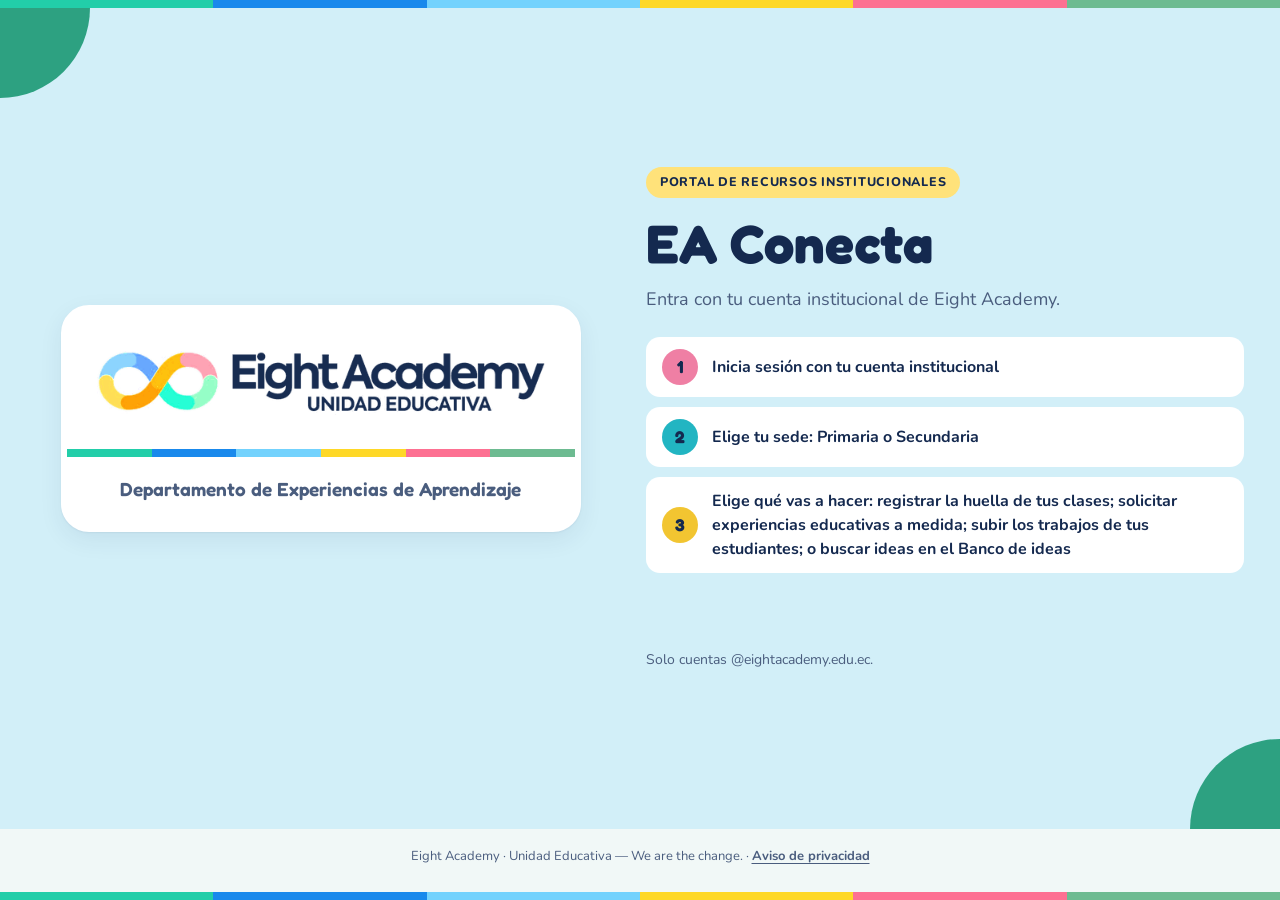
<file: index.html>
<!DOCTYPE html>
<html lang="es">
<head>
<meta charset="utf-8">
<meta name="viewport" content="width=device-width, initial-scale=1, viewport-fit=cover">
<title>EA Conecta · Eight Academy</title>
<meta name="description" content="EA Conecta, Portal de Recursos Institucionales del Departamento de Experiencias de Aprendizaje de Eight Academy.">
<meta http-equiv="Content-Security-Policy" content="default-src 'self'; script-src 'self' https://accounts.google.com/gsi/client; style-src 'self' 'unsafe-inline' https://accounts.google.com/gsi/style; img-src 'self' data:; font-src 'self'; connect-src 'self' https://script.google.com https://script.googleusercontent.com https://accounts.google.com/gsi/; frame-src https://accounts.google.com/gsi/ https://drive.google.com; object-src 'none'; base-uri 'none'; form-action 'none'">
<meta name="referrer" content="strict-origin-when-cross-origin">
<meta name="robots" content="noindex, nofollow">
<meta name="theme-color" content="#D2EFF8">
<meta name="apple-mobile-web-app-title" content="EA Conecta">
<link rel="icon" type="image/png" href="assets/logo-simbolo.png">
<link rel="apple-touch-icon" href="assets/icono-180.png">
<link rel="preconnect" href="https://accounts.google.com">
<link rel="preconnect" href="https://script.google.com">
<link rel="preconnect" href="https://script.googleusercontent.com">
<link rel="preload" href="assets/fuentes/nunito-700.woff2" as="font" type="font/woff2" crossorigin>
<link rel="preload" href="assets/fuentes/fredoka-700.woff2" as="font" type="font/woff2" crossorigin>
<link rel="stylesheet" href="assets/estilos.css?v=82ee4fad26">
<script src="https://accounts.google.com/gsi/client" async defer></script>
<script src="config.js?v=82ee4fad26"></script>
<script src="assets/acceso.js?v=82ee4fad26" defer></script>
<script src="assets/portal.js?v=82ee4fad26" defer></script>
</head>
<body>
<div id="app"></div>
<noscript><p style="padding:24px">EA Conecta necesita JavaScript activado.</p></noscript>
</body>
</html>
</file>
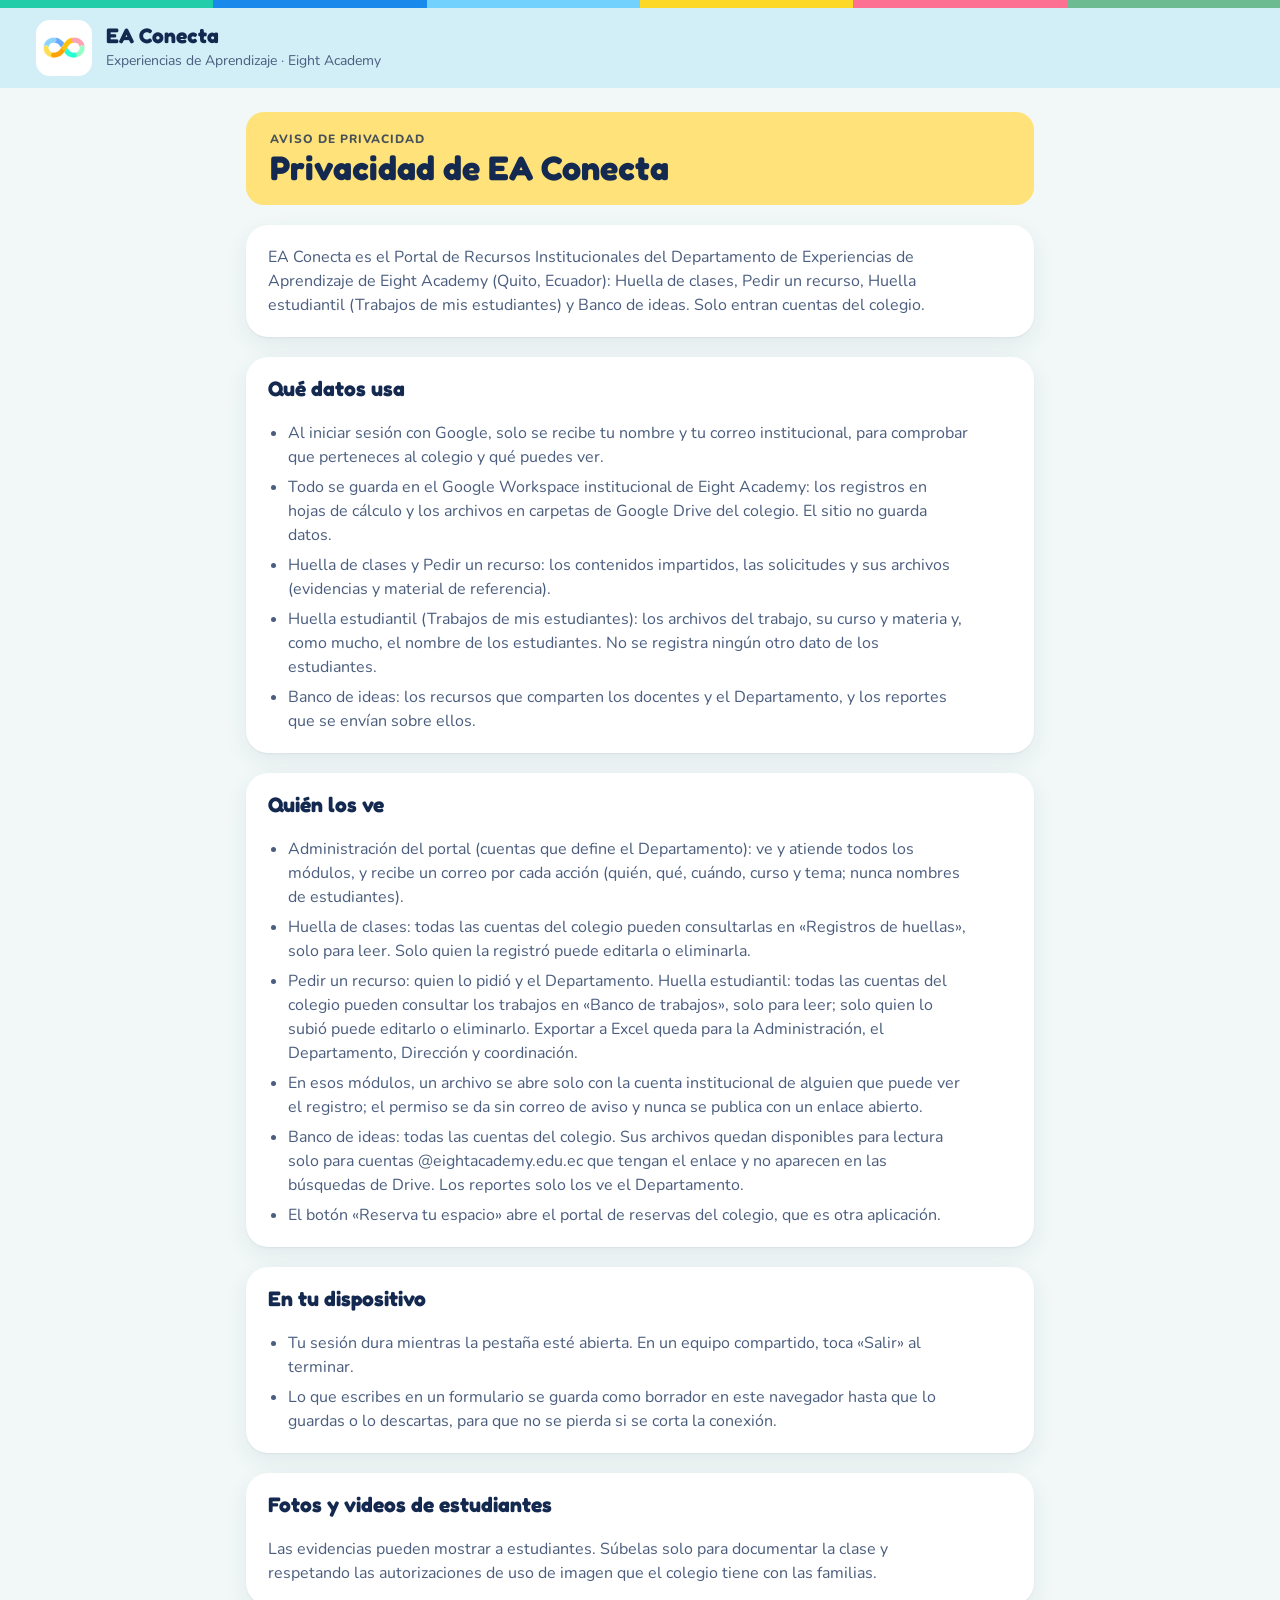
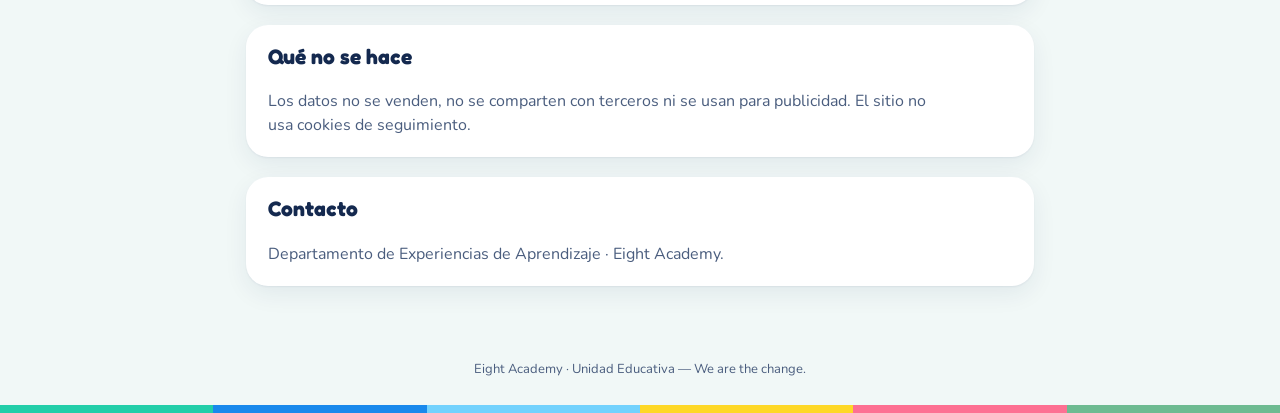
<file: privacidad.html>
<!DOCTYPE html>
<html lang="es">
<head>
<meta charset="utf-8">
<meta name="viewport" content="width=device-width, initial-scale=1, viewport-fit=cover">
<title>Privacidad · EA Conecta</title>
<meta http-equiv="Content-Security-Policy" content="default-src 'self'; style-src 'self' 'unsafe-inline'; img-src 'self' data:; object-src 'none'; base-uri 'none'; form-action 'none'">
<meta name="referrer" content="strict-origin-when-cross-origin">
<meta name="robots" content="noindex, nofollow">
<meta name="theme-color" content="#D2EFF8">
<link rel="icon" type="image/png" href="assets/logo-simbolo.png">
<link rel="stylesheet" href="assets/estilos.css?v=82ee4fad26">
</head>
<body>
<div class="stripe" aria-hidden="true"><i></i><i></i><i></i><i></i><i></i><i></i></div>
<header class="topbar"><div class="wrap gut">
  <span class="thumb"><img src="assets/logo-simbolo.png" alt="Eight Academy"></span>
  <div class="t"><b>EA Conecta</b><span>Experiencias de Aprendizaje · Eight Academy</span></div>
</div></header>
<main class="pv gut">
  <div class="tb"><div class="t"><span class="sub">Aviso de privacidad</span><h1>Privacidad de EA Conecta</h1></div></div>
  <section class="card stack"><p>EA Conecta es el Portal de Recursos Institucionales del Departamento de Experiencias de Aprendizaje de Eight Academy (Quito, Ecuador): Huella de clases, Pedir un recurso, Huella estudiantil (Trabajos de mis estudiantes) y Banco de ideas. Solo entran cuentas del colegio.</p></section>
  <section class="card stack"><h2>Qué datos usa</h2><ul>
    <li>Al iniciar sesión con Google, solo se recibe tu nombre y tu correo institucional, para comprobar que perteneces al colegio y qué puedes ver.</li>
    <li>Todo se guarda en el Google Workspace institucional de Eight Academy: los registros en hojas de cálculo y los archivos en carpetas de Google Drive del colegio. El sitio no guarda datos.</li>
    <li>Huella de clases y Pedir un recurso: los contenidos impartidos, las solicitudes y sus archivos (evidencias y material de referencia).</li>
    <li>Huella estudiantil (Trabajos de mis estudiantes): los archivos del trabajo, su curso y materia y, como mucho, el nombre de los estudiantes. No se registra ningún otro dato de los estudiantes.</li>
    <li>Banco de ideas: los recursos que comparten los docentes y el Departamento, y los reportes que se envían sobre ellos.</li></ul></section>
  <section class="card stack"><h2>Quién los ve</h2><ul>
    <li>Administración del portal (cuentas que define el Departamento): ve y atiende todos los módulos, y recibe un correo por cada acción (quién, qué, cuándo, curso y tema; nunca nombres de estudiantes).</li>
    <li>Huella de clases: todas las cuentas del colegio pueden consultarlas en «Registros de huellas», solo para leer. Solo quien la registró puede editarla o eliminarla.</li>
    <li>Pedir un recurso: quien lo pidió y el Departamento. Huella estudiantil: todas las cuentas del colegio pueden consultar los trabajos en «Banco de trabajos», solo para leer; solo quien lo subió puede editarlo o eliminarlo. Exportar a Excel queda para la Administración, el Departamento, Dirección y coordinación.</li>
    <li>En esos módulos, un archivo se abre solo con la cuenta institucional de alguien que puede ver el registro; el permiso se da sin correo de aviso y nunca se publica con un enlace abierto.</li>
    <li>Banco de ideas: todas las cuentas del colegio. Sus archivos quedan disponibles para lectura solo para cuentas @eightacademy.edu.ec que tengan el enlace y no aparecen en las búsquedas de Drive. Los reportes solo los ve el Departamento.</li>
    <li>El botón «Reserva tu espacio» abre el portal de reservas del colegio, que es otra aplicación.</li></ul></section>
  <section class="card stack"><h2>En tu dispositivo</h2><ul>
    <li>Tu sesión dura mientras la pestaña esté abierta. En un equipo compartido, toca «Salir» al terminar.</li>
    <li>Lo que escribes en un formulario se guarda como borrador en este navegador hasta que lo guardas o lo descartas, para que no se pierda si se corta la conexión.</li></ul></section>
  <section class="card stack"><h2>Fotos y videos de estudiantes</h2><p>Las evidencias pueden mostrar a estudiantes. Súbelas solo para documentar la clase y respetando las autorizaciones de uso de imagen que el colegio tiene con las familias.</p></section>
  <section class="card stack"><h2>Qué no se hace</h2><p>Los datos no se venden, no se comparten con terceros ni se usan para publicidad. El sitio no usa cookies de seguimiento.</p></section>
  <section class="card stack"><h2>Contacto</h2><p>Departamento de Experiencias de Aprendizaje · Eight Academy.</p></section>
</main>
<footer class="footer"><div class="wrap gut">Eight Academy · Unidad Educativa — We are the change.</div></footer>
<div class="stripe" aria-hidden="true"><i></i><i></i><i></i><i></i><i></i><i></i></div>
</body>
</html>
</file>
<file: assets/estilos.css>
@font-face{font-family:Nunito;font-style:normal;font-display:swap;font-weight:400;src:url(fuentes/nunito-400.woff2) format("woff2")}@font-face{font-family:Nunito;font-style:normal;font-display:swap;font-weight:700;src:url(fuentes/nunito-700.woff2) format("woff2")}@font-face{font-family:Nunito;font-style:normal;font-display:swap;font-weight:800;src:url(fuentes/nunito-800.woff2) format("woff2")}@font-face{font-family:Fredoka;font-style:normal;font-display:swap;font-weight:600;src:url(fuentes/fredoka-600.woff2) format("woff2")}@font-face{font-family:Fredoka;font-style:normal;font-display:swap;font-weight:700;src:url(fuentes/fredoka-700.woff2) format("woff2")}:root{--bg: #F1F8F7;--surface: #FFFFFF;--panel: #E9F5F4;--sky: #D2EFF8;--sky-soft: #E6F6FB;--ink: #14294F;--ink-2: #4A5D7E;--ink-3: #6F8099;--line: #D5E6E5;--line-2: #B9D2D0;--sun: #FFE27A;--sun-soft: #FFF4CF;--on-sun: #14294F;--leaf: #1B9A75;--leaf-hover: #15805F;--on-leaf: #FFFFFF;--leaf-soft: #DDF3EA;--danger: #C93C47;--danger-soft: #FCE7E9;--pink-soft: #FDE6EE;--blue-soft: #E3EDFB;--g3: #EF7FA4;--g4: #22B5C2;--g5: #F2C531;--g6: #5DB98A;--g7: #5B8BDD;--s1: #22CEA9;--s2: #1989EC;--s3: #73D2FD;--s4: #FED827;--s5: #FD7092;--s6: #6DBB91;--l1: #E2566A;--l1-soft: #FDE7EA;--on-l1: #FFFFFF;--l2: #F2B925;--l2-soft: #FFF4CF;--on-l2: #14294F;--l3: #1B9A75;--l3-soft: #DDF3EA;--on-l3: #FFFFFF;--l4: #3D7BD9;--l4-soft: #E3EDFB;--on-l4: #FFFFFF;--coral: var(--l1);--amber: var(--l2);--teal: var(--l3);--blue: var(--l4);--shadow: 0 1px 2px rgba(20,41,79,.06), 0 8px 24px rgba(20,41,79,.07);--display: "Fredoka", "Nunito", ui-rounded, system-ui, sans-serif;--body: "Nunito", system-ui, -apple-system, "Segoe UI", sans-serif;--r-lg: 22px;--r-md: 14px;--r-sm: 10px;color-scheme:light}@media (prefers-color-scheme: dark){:root:not([data-theme=light]){--bg: #0D1829;--surface: #14233B;--panel: #192C48;--sky: #112A44;--sky-soft: #14304C;--ink: #EAF1FB;--ink-2: #A8B8D0;--ink-3: #8597B2;--line: #263B5C;--line-2: #34507A;--sun: #F4D25C;--sun-soft: #2E2A1A;--on-sun: #14294F;--leaf: #38C99C;--leaf-hover: #5BD8B0;--on-leaf: #05261B;--leaf-soft: #173A33;--danger: #FF7B85;--danger-soft: #3A1E26;--pink-soft: #3A2030;--blue-soft: #1C2D4D;--l1: #FF7B8A;--l1-soft: #3A1E26;--on-l1: #2A0B10;--l2: #F4D25C;--l2-soft: #2E2A1A;--on-l2: #14294F;--l3: #38C99C;--l3-soft: #173A33;--on-l3: #05261B;--l4: #7FA8F0;--l4-soft: #1C2D4D;--on-l4: #0B1C3A;--shadow: 0 1px 2px rgba(0,0,0,.3), 0 8px 24px rgba(0,0,0,.25);color-scheme:dark}}:root[data-theme=dark]{--bg: #0D1829;--surface: #14233B;--panel: #192C48;--sky: #112A44;--sky-soft: #14304C;--ink: #EAF1FB;--ink-2: #A8B8D0;--ink-3: #8597B2;--line: #263B5C;--line-2: #34507A;--sun: #F4D25C;--sun-soft: #2E2A1A;--on-sun: #14294F;--leaf: #38C99C;--leaf-hover: #5BD8B0;--on-leaf: #05261B;--leaf-soft: #173A33;--danger: #FF7B85;--danger-soft: #3A1E26;--pink-soft: #3A2030;--blue-soft: #1C2D4D;--l1: #FF7B8A;--l1-soft: #3A1E26;--on-l1: #2A0B10;--l2: #F4D25C;--l2-soft: #2E2A1A;--on-l2: #14294F;--l3: #38C99C;--l3-soft: #173A33;--on-l3: #05261B;--l4: #7FA8F0;--l4-soft: #1C2D4D;--on-l4: #0B1C3A;--shadow: 0 1px 2px rgba(0,0,0,.3), 0 8px 24px rgba(0,0,0,.25);color-scheme:dark}*{box-sizing:border-box}[hidden]{display:none!important}html{-webkit-text-size-adjust:100%;background:var(--bg)}body{margin:0;background:var(--bg);color:var(--ink);font-family:var(--body);font-size:16px;line-height:1.5;-webkit-font-smoothing:antialiased}body:before{content:"";position:fixed;inset:0 0 auto;height:env(safe-area-inset-top,0px);z-index:40;background:var(--sky)}h1,h2,h3{font-family:var(--display);line-height:1.15;text-wrap:balance;font-weight:600}button,input,select,textarea{font:inherit;color:inherit}button{cursor:pointer}:focus-visible{outline:3px solid var(--s2);outline-offset:2px;border-radius:8px}img{max-width:100%}a{color:var(--leaf);font-weight:800;text-underline-offset:3px}.gut{padding-left:max(16px,env(safe-area-inset-left,0px));padding-right:max(16px,env(safe-area-inset-right,0px))}.wrap{max-width:1240px;margin:0 auto}.stripe{display:grid;grid-template-columns:repeat(6,1fr);height:8px}.stripe i:nth-child(1){background:var(--s1)}.stripe i:nth-child(2){background:var(--s2)}.stripe i:nth-child(3){background:var(--s3)}.stripe i:nth-child(4){background:var(--s4)}.stripe i:nth-child(5){background:var(--s5)}.stripe i:nth-child(6){background:var(--s6)}.topbar{background:var(--sky)}.topbar .wrap{display:flex;align-items:center;gap:14px;padding-block:12px;flex-wrap:wrap}.thumb{flex:none;width:56px;height:56px;border-radius:14px;border:3px solid var(--surface);background:#fff;display:grid;place-items:center;overflow:hidden}.thumb img{width:42px;height:auto;display:block}.topbar .t{flex:1 1 200px;min-width:0}.topbar .t b{font-family:var(--display);font-size:21px;font-weight:700;display:block;line-height:1.1}.topbar .t span{font-size:14px;color:var(--ink-2)}.reserva:empty{display:none}.reserva-btn{display:inline-flex;align-items:center;gap:10px;padding:6px 16px 6px 6px;border-radius:999px;background:var(--leaf);color:var(--on-leaf);text-decoration:none;box-shadow:0 2px #14294f1f,0 6px 16px #1b9a7547;border:2px solid var(--surface);transition:transform .15s ease,background .15s ease}.reserva-btn:hover{background:var(--leaf-hover);transform:translateY(-1px)}.reserva-btn:focus-visible{outline:3px solid var(--sun);outline-offset:2px}.reserva-btn .ico{width:38px;height:38px;border-radius:50%;flex:none;display:grid;place-items:center;background:var(--sun);color:var(--on-sun)}.reserva-btn .ico svg{width:22px;height:22px}.reserva-btn .txt{display:flex;flex-direction:column;line-height:1.15}.reserva-btn b{font-family:var(--display);font-size:17px;font-weight:700;white-space:nowrap}.reserva-btn small{font-size:11.5px;font-weight:700;opacity:.9;white-space:nowrap}@media (prefers-reduced-motion: reduce){.reserva-btn{transition:none}.reserva-btn:hover{transform:none}}.who{display:flex;align-items:center;gap:8px;background:var(--surface);border-radius:999px;padding:4px 6px 4px 4px;min-width:0;max-width:100%}.who .av{width:34px;height:34px;border-radius:50%;flex:none;background:var(--panel);display:grid;place-items:center;font-weight:800}.who .mail{font-size:14px;font-weight:700;overflow:hidden;text-overflow:ellipsis;white-space:nowrap;min-width:0}.role{background:var(--sun);color:var(--on-sun);font-weight:800;font-size:11px;letter-spacing:.06em;text-transform:uppercase;padding:4px 10px;border-radius:999px;white-space:nowrap}.salir{border:0;background:var(--panel);color:var(--ink);border-radius:999px;padding:6px 12px;font-size:13px;font-weight:800;white-space:nowrap;min-height:32px}.salir:hover{background:var(--line)}.demo-sel{display:flex;align-items:center;gap:6px;padding-left:8px;font-size:13px;font-weight:700;color:var(--ink-2)}.demo-sel select{min-height:34px;border-radius:999px;padding:4px 10px;font-size:13px;font-weight:800;width:auto}.demo-band{background:var(--sun);color:var(--on-sun);font-size:14px;font-weight:700}.demo-band .wrap{padding-block:8px;display:flex;gap:10px;align-items:center;flex-wrap:wrap}.demo-band b{font-weight:800}.navbar{position:sticky;top:env(safe-area-inset-top,0px);z-index:30;background:var(--bg);padding-block:14px 6px}.nav{display:flex;gap:4px;width:max-content;max-width:100%;overflow-x:auto;background:var(--surface);border-radius:999px;padding:4px;box-shadow:var(--shadow);scrollbar-width:none}.nav::-webkit-scrollbar{display:none}.nav button{flex:none;border:0;background:transparent;border-radius:999px;padding:8px 16px;min-height:42px;font-weight:800;font-size:15px;color:var(--ink-2);white-space:nowrap}.nav button:hover{color:var(--ink);background:var(--panel)}.nav button[aria-current=page]{background:var(--ink);color:var(--surface)}.nav button .nav-sub{display:block;margin-top:-1px;font-size:10.5px;font-weight:700;line-height:1.1;opacity:.55}.nav .sep{flex:none;width:1px;background:var(--line);margin:8px 4px}main{padding-block:16px 64px}main>.wrap{display:flex;flex-direction:column;gap:20px}.footer{color:var(--ink-2);font-size:13px;text-align:center}.footer .wrap{padding-block:18px 26px}.footer a{color:var(--ink-2);font-weight:600}.tb{background:var(--sun);color:var(--on-sun);border-radius:18px;padding:18px 24px;display:flex;flex-wrap:wrap;align-items:flex-end;justify-content:space-between;gap:12px 20px}.tb .t{min-width:0}.sub,.k{display:block;font-size:12px;font-weight:800;letter-spacing:.08em;text-transform:uppercase;opacity:.78}.tb h1{margin:2px 0 0;font-size:clamp(26px,3.4vw,34px);line-height:1.08;font-weight:700}.tb .meta{margin:6px 0 0;font-size:15px}.tb .acts{display:flex;gap:8px;flex-wrap:wrap}.tb .btn.ghost{border-color:#14294f40;color:var(--on-sun)}.tb .btn.ghost:hover{background:#fff6}.lead{margin:0;font-size:16px;color:var(--ink-2);max-width:70ch}.lead b{color:var(--ink)}.card{background:var(--surface);border-radius:var(--r-lg);box-shadow:var(--shadow);padding:20px 22px;min-width:0}.card.teal{background:var(--leaf-soft)}.card.cream{background:var(--sun-soft)}.card.sky{background:var(--sky-soft)}.card.pink{background:var(--pink-soft)}.card.blue{background:var(--blue-soft)}.card.coral{background:var(--danger-soft)}.card>h2,.card>h3{margin:8px 0 6px;font-weight:700}.card>h2{font-size:22px}.card>h3{font-size:18px}.card p{margin:6px 0 0}.eyebrow,.strip{display:inline-flex;align-items:center;gap:8px;align-self:flex-start;max-width:100%;background:var(--sun);color:var(--on-sun);font-weight:800;font-size:12.5px;letter-spacing:.06em;text-transform:uppercase;border-radius:999px;padding:6px 14px}.strip.blue{background:var(--blue-soft);color:var(--ink)}.strip.pink{background:var(--pink-soft);color:var(--ink)}.strip.amber{background:var(--sun)}.strip.green{background:var(--leaf-soft);color:var(--ink)}.strip.coral{background:var(--danger-soft);color:var(--ink)}.strip.teal{background:var(--leaf-soft);color:var(--ink)}.strip.sky{background:var(--sky);color:var(--ink)}.grid2{display:grid;grid-template-columns:repeat(2,minmax(0,1fr));gap:20px}.split{display:grid;grid-template-columns:minmax(0,2fr) minmax(0,1fr);gap:20px;align-items:start}.row{display:flex;gap:10px;align-items:center;flex-wrap:wrap}.stack{display:flex;flex-direction:column;gap:14px}.muted{color:var(--ink-2)}.small{font-size:14px}.num{flex:none;width:32px;height:32px;border-radius:50%;display:inline-grid;place-items:center;font-family:var(--display);font-size:15px;font-weight:700;color:#14294f;background:var(--g3)}.n1{background:var(--g3)}.n2{background:var(--g4)}.n3{background:var(--g5)}.n4{background:var(--g6)}.n5{background:var(--g7)}.btn{display:inline-flex;align-items:center;justify-content:center;gap:8px;min-height:46px;padding:10px 22px;border-radius:999px;border:2px solid transparent;background:var(--leaf);color:var(--on-leaf);font-weight:800;font-size:16px;text-decoration:none;transition:background .15s,transform .1s}.btn:hover{background:var(--leaf-hover)}.btn:active{transform:translateY(1px)}.btn.ghost{background:transparent;border-color:var(--line-2);color:var(--ink)}.btn.ghost:hover{background:var(--panel)}.btn.teal{background:var(--leaf);color:var(--on-leaf)}.btn.coral{background:var(--danger);color:#fff}.btn.sm{min-height:38px;padding:6px 16px;font-size:14px}.btn[disabled]{opacity:.45;cursor:not-allowed;transform:none}label.f{display:flex;flex-direction:column;gap:4px;font-size:13px;font-weight:800;color:var(--ink-2);min-width:0}input[type=text],input[type=email],input[type=date],input[type=time],input[type=url],input[type=search],select,textarea{width:100%;min-height:46px;border-radius:12px;border:2px solid var(--line);background:var(--surface);padding:8px 12px;font-size:16px;font-weight:600;color:var(--ink)}input[type=search]{border-radius:999px;padding-inline:18px;background:var(--bg)}textarea{min-height:84px;resize:vertical;line-height:1.45;font-weight:500}input:focus,select:focus,textarea:focus{outline:none;border-color:var(--s2)}.form{display:grid;grid-template-columns:repeat(auto-fit,minmax(220px,1fr));gap:14px}.toolbar{display:grid;grid-template-columns:minmax(0,2fr) repeat(3,minmax(0,1fr));gap:12px;align-items:end}.seg{display:flex;flex-wrap:wrap;gap:8px}.seg button{min-height:42px;border-radius:999px;border:2px solid var(--line);background:var(--surface);color:var(--ink);font-weight:800;font-size:14px;padding:6px 16px}.seg button[aria-pressed=true]{background:var(--ink);color:var(--surface);border-color:var(--ink)}.err{background:var(--danger-soft);color:var(--ink);border-radius:var(--r-md);padding:12px 16px;font-size:15px;font-weight:600}.hint{font-size:14px;color:var(--ink-2)}.chip{display:inline-flex;align-items:center;gap:6px;font-size:12.5px;font-weight:800;padding:4px 10px;border-radius:999px;white-space:nowrap;background:var(--panel);color:var(--ink)}.dot{width:9px;height:9px;border-radius:50%;background:var(--ink-3)}.tags{display:flex;flex-wrap:wrap;gap:6px;align-items:center}.filters{display:grid;grid-template-columns:minmax(0,2fr) repeat(2,minmax(0,1fr));gap:12px}.list{display:flex;flex-direction:column;gap:8px}.empty-state{text-align:center;padding:34px 20px}.empty-state h2{margin:6px 0;font-size:22px}.empty{text-align:center;color:var(--ink-2);padding:32px 16px;background:var(--panel);border-radius:var(--r-md);font-weight:600}.empty b{display:block;font-family:var(--display);font-size:21px;font-weight:600;color:var(--ink);margin-bottom:4px}.steps{display:flex;gap:6px;flex-wrap:wrap}.step{display:flex;align-items:center;gap:7px;font-size:13px;font-weight:800;padding:6px 12px 6px 6px;border-radius:999px;background:var(--surface);color:var(--ink-2);border:2px solid var(--line)}.step i{width:24px;height:24px;border-radius:50%;display:grid;place-items:center;font-style:normal;font-size:12px;background:var(--panel)}.step.done{color:var(--ink)}.step.done i{background:var(--leaf);color:var(--on-leaf)}.step.now{color:var(--ink);border-color:var(--ink)}.step.now i{background:var(--ink);color:var(--surface)}.key{background:var(--ink);color:var(--sun);font-size:11.5px;font-weight:800;letter-spacing:.06em;text-transform:uppercase;padding:5px 11px;border-radius:999px;white-space:nowrap}.dock{position:sticky;bottom:0;z-index:10;padding-bottom:env(safe-area-inset-bottom,0px)}.dock .card{display:flex;align-items:center;gap:14px;flex-wrap:wrap;justify-content:space-between;box-shadow:0 0 0 2px var(--line),0 -8px 28px #14294f1f}.bar{height:8px;border-radius:9px;background:var(--panel);overflow:hidden}.bar i{display:block;height:100%;background:var(--leaf);border-radius:9px}.confirm{display:flex;gap:8px;align-items:center;flex-wrap:wrap;background:var(--sun-soft);border-radius:var(--r-md);padding:10px 12px;font-weight:800;font-size:15px}.ev{display:flex;flex-direction:column;gap:4px}.scroll,.tbl-wrap{overflow-x:auto;-webkit-overflow-scrolling:touch;border-radius:var(--r-md);border:1px solid var(--line);background:var(--surface)}.tbl{width:100%;border-collapse:collapse;font-size:14.5px}.tbl th{background:var(--panel);color:var(--ink-2);font-weight:800;font-size:12px;letter-spacing:.05em;text-transform:uppercase;padding:10px 12px;text-align:left;vertical-align:bottom;white-space:nowrap}.tbl th.c,.tbl td.c{text-align:center}.tbl td{padding:11px 12px;border-top:1px solid var(--line);vertical-align:top}.tbl td.n{font-variant-numeric:tabular-nums;white-space:nowrap}.tbl tr.flag td{background:var(--sun-soft)}.tbl tr.click{cursor:pointer}.tbl tr.click:hover td{background:var(--leaf-soft)}.regs{min-width:960px}.regs .sub2{display:block;color:var(--ink-2);font-weight:600;font-size:13px;margin-top:4px}.regs .doc b{display:block;font-size:15.5px}.regs .nota{font-family:var(--display);font-size:22px;font-weight:700;font-variant-numeric:tabular-nums}.regs td:first-child{white-space:nowrap}.legend{display:flex;flex-wrap:wrap;gap:6px 14px;font-size:14px;font-weight:700;color:var(--ink-2)}.legend span{display:inline-flex;align-items:center;gap:6px}.tiles{display:grid;grid-template-columns:repeat(4,minmax(0,1fr));gap:12px}.tile{background:var(--surface);border-radius:var(--r-md);box-shadow:var(--shadow);padding:16px 18px}.tile b{display:block;font-family:var(--display);font-size:34px;font-weight:700;font-variant-numeric:tabular-nums;line-height:1.1}.tile span{font-size:13px;font-weight:700;color:var(--ink-2)}details.card>summary{cursor:pointer;font-weight:800;list-style:none;display:flex;justify-content:space-between;align-items:center;gap:10px}details.card>summary::-webkit-details-marker{display:none}details.card>summary:after{content:"+";font-family:var(--display);font-size:24px;font-weight:700;color:var(--ink-2)}details.card[open]>summary:after{content:"–"}.toast{position:fixed;left:50%;transform:translate(-50%);bottom:calc(18px + env(safe-area-inset-bottom,0px));z-index:70;background:var(--ink);color:var(--surface);padding:12px 20px;border-radius:999px;font-weight:800;font-size:15px;box-shadow:0 10px 30px #14294f40;max-width:calc(100% - 32px);text-align:center}.toast.bad{background:var(--danger);color:#fff}.loading{display:flex;align-items:center;gap:10px;color:var(--ink-2);font-weight:800;padding:30px 0}.spin{width:20px;height:20px;border-radius:50%;border:3px solid var(--line);border-top-color:var(--leaf);animation:spin .8s linear infinite}@keyframes spin{to{transform:rotate(360deg)}}.acceso{position:fixed;top:0;right:0;bottom:0;left:0;z-index:60;overflow-y:auto;background:var(--bg);display:flex;flex-direction:column}.acceso.sobre{background:#0d18298c;align-items:center;justify-content:center;padding:16px}.hero{background:var(--sky);position:relative;overflow:hidden;flex:1 0 auto;display:flex;align-items:center}.hero:before,.hero:after{content:"";position:absolute;width:180px;height:180px;border-radius:50%;background:var(--leaf);opacity:.9}.hero:before{left:-90px;top:-90px}.hero:after{right:-90px;bottom:-90px}.hero .wrap{width:100%;display:grid;grid-template-columns:minmax(0,1fr) minmax(0,1.05fr);gap:40px;align-items:center;padding-block:44px;position:relative;z-index:1}.hero-marca{background:var(--surface);border:6px solid var(--surface);border-radius:28px;box-shadow:var(--shadow);overflow:hidden;max-width:520px;width:100%;justify-self:center;display:grid}.hero-marca picture,.hero-marca img{display:block;width:100%;height:auto}.hero-marca picture{padding:40px 30px 34px}.hero-marca p{margin:0;padding:18px 24px 22px;font-family:var(--display);font-size:19px;font-weight:600;text-align:center;color:var(--ink-2)}.hero-texto{min-width:0}.hero h1{font-size:clamp(36px,5vw,54px);margin:14px 0 0;font-weight:700}.hero .lead{font-size:18px;margin-top:12px;max-width:46ch}.pasos{list-style:none;margin:24px 0 0;padding:0;display:grid;gap:10px}.pasos li{display:flex;gap:14px;align-items:center;background:var(--surface);border-radius:var(--r-md);padding:12px 16px;font-weight:700}.pasos .num{width:36px;height:36px;font-size:17px}.acceso-boton{min-height:44px;margin-top:22px}.acceso-msg{font-size:14px;color:var(--ink-2);margin:10px 0 0}.dialogo{background:var(--surface);border-radius:24px;box-shadow:0 20px 60px #0000004d;padding:24px 24px 22px;width:100%;max-width:460px;display:flex;flex-direction:column;gap:10px}.dialogo h2{margin:4px 0 0;font-size:26px;font-weight:700}.dialogo p{margin:0;color:var(--ink-2)}.dialogo .acceso-boton{margin-top:8px}.sede-btn{border:0;background:var(--leaf-soft);color:var(--ink);font-weight:800;font-size:11.5px;letter-spacing:.06em;text-transform:uppercase;padding:5px 11px;border-radius:999px;white-space:nowrap;min-height:28px}.sede-btn:hover{background:var(--leaf);color:var(--on-leaf)}.videos{margin-bottom:20px}.videos h2{margin:0 0 12px;font-size:20px;font-weight:700}.videos-g{display:grid;grid-template-columns:repeat(2,minmax(0,1fr));gap:20px}.video{aspect-ratio:16 / 9;border-radius:var(--r-lg);overflow:hidden;box-shadow:var(--shadow);background:var(--surface)}.video iframe{width:100%;height:100%;border:0;display:block}.video-play{width:100%;height:100%;border:0;cursor:pointer;font:inherit;color:var(--ink);background:linear-gradient(135deg,var(--sky) 0%,var(--sun-soft) 100%);display:flex;flex-direction:column;align-items:center;justify-content:center;gap:6px;padding:16px;text-align:center}.video-play .ico{width:56px;height:56px;color:var(--leaf)}.video-play .ico svg{width:100%;height:100%}.video-play b{font-family:var(--display);font-size:20px}.video-play span:last-child{color:var(--ink-2);font-weight:700}.video-play:hover .ico,.video-play:focus-visible .ico{color:var(--leaf-hover)}@media (max-width: 640px){.videos-g{grid-template-columns:1fr;gap:12px}.video{aspect-ratio:auto}.video.ver{aspect-ratio:16 / 9}.video-play{flex-direction:row;height:84px;gap:12px}.video-play .ico{width:40px;height:40px}.video-play b{font-size:17px}.video-play span:last-child{display:none}}.tabs .corto{display:none}.ico{width:52px;height:52px;border-radius:16px;display:grid;place-items:center;color:#14294f;flex:none}.ico svg{width:28px;height:28px}.ico.c1{background:var(--s1)}.ico.c2{background:var(--s3)}.ico.c3{background:var(--s4)}.ico.c4{background:var(--g3)}.sedes{display:grid;grid-template-columns:repeat(2,minmax(0,1fr));gap:20px}.sede-op{display:flex;flex-direction:column;align-items:flex-start;gap:6px;text-align:left;background:var(--surface);border:3px solid var(--line);border-radius:var(--r-lg);padding:24px;color:var(--ink);box-shadow:var(--shadow)}.sede-op b{font-family:var(--display);font-size:32px;font-weight:700;line-height:1.1;margin-top:6px}.sede-op>span:last-child{font-weight:700;color:var(--ink-2)}.sede-op:hover{border-color:var(--leaf)}.sede-op[aria-pressed=true]{border-color:var(--leaf);background:var(--leaf-soft)}.tabs{display:flex;gap:4px;flex-wrap:wrap;background:var(--surface);border-radius:999px;padding:4px;box-shadow:var(--shadow);align-self:flex-start;max-width:100%}.tabs button{border:0;background:transparent;border-radius:999px;padding:8px 16px;min-height:42px;font-weight:800;font-size:15px;color:var(--ink-2)}.tabs button:hover{background:var(--panel);color:var(--ink)}.tabs button[aria-current=page]{background:var(--sun);color:var(--on-sun)}.tabs .n{display:inline-block;min-width:22px;padding:0 6px;border-radius:999px;background:var(--panel);color:var(--ink);font-size:12.5px;text-align:center;margin-left:2px}.tabs button[aria-current=page] .n{background:#ffffff8c;color:var(--on-sun)}.sec{gap:16px}.sec-h{display:flex;align-items:center;justify-content:space-between;gap:10px;flex-wrap:wrap}.sec-h h2{display:flex;align-items:center;gap:12px;margin:0;font-size:21px;font-weight:700}label.f em,.lbl em{font-style:normal;font-weight:600;color:var(--ink-3)}.form .full{grid-column:1 / -1}input[readonly]{background:var(--panel);color:var(--ink-2);border-color:transparent}.fg{display:flex;flex-direction:column;gap:8px;min-width:0}.lbl{font-size:13px;font-weight:800;color:var(--ink-2)}.sub-lbl{font-size:12px;font-weight:700;color:var(--ink-3);margin-top:2px}.estados{display:grid;grid-template-columns:repeat(3,minmax(0,1fr));gap:8px}.estados label{display:flex;align-items:center;gap:10px;min-height:52px;border-radius:var(--r-md);border:2px solid var(--line);background:var(--surface);color:var(--ink);font-weight:800;font-size:15px;padding:10px 14px;cursor:pointer}.estados input{width:20px;height:20px;margin:0;flex:none;accent-color:var(--leaf)}.estados label.on{border-color:var(--leaf);background:var(--leaf-soft)}.estados label:focus-within{outline:3px solid var(--s2);outline-offset:2px}fieldset.fg{border:0;margin:0;padding:0;min-width:0}fieldset.fg legend{padding:0;margin-bottom:8px}.drop{position:relative;display:flex;flex-direction:column;align-items:center;gap:4px;text-align:center;border:2px dashed var(--line-2);border-radius:var(--r-md);padding:22px 16px;background:var(--bg);cursor:pointer;color:var(--ink)}.drop svg{width:30px;height:30px;color:var(--leaf)}.drop b{font-family:var(--display);font-size:19px;font-weight:700}.drop>span{font-size:14px;font-weight:700;color:var(--ink-2)}.drop:hover,.drop.sobre{border-color:var(--leaf);background:var(--leaf-soft)}.drop:focus-within{outline:3px solid var(--s2);outline-offset:2px}.drop input[type=file]{position:absolute;width:1px;height:1px;opacity:0;overflow:hidden}.enlace-row{display:grid;grid-template-columns:minmax(0,1fr) auto;gap:10px;align-items:end}.evs{display:flex;flex-direction:column;gap:8px}.evs:empty{display:none}.ev-item{display:grid;grid-template-columns:42px minmax(0,1fr) auto;gap:12px;align-items:center;background:var(--panel);border:2px solid transparent;border-radius:var(--r-md);padding:8px 10px;color:var(--ink);text-decoration:none;text-align:left;width:100%;font-weight:600}.ev-item .tipo{width:42px;height:42px;border-radius:12px;background:var(--surface);display:grid;place-items:center;font-size:11px;font-weight:800;text-transform:uppercase;color:var(--ink-2)}.ev-item .tipo svg{width:20px;height:20px}.ev-item .mid{min-width:0;display:flex;flex-direction:column}.ev-item .nom{font-weight:800;overflow:hidden;text-overflow:ellipsis;white-space:nowrap}.ev-item .ev-sub{font-size:13px;color:var(--ink-2);overflow:hidden;text-overflow:ellipsis;white-space:nowrap}.ev-item .bar{margin-top:6px}.ev-item.mal{background:var(--danger-soft)}.ev-link:hover{border-color:var(--leaf);background:var(--leaf-soft)}.ev-link .abrir{font-weight:800;color:var(--leaf);padding-right:6px}.x{border:0;background:transparent;width:40px;height:40px;border-radius:50%;font-size:22px;line-height:1;color:var(--ink-2);flex:none}.x:hover{background:var(--surface);color:var(--ink)}.callout{background:var(--sun-soft);border-radius:var(--r-md);padding:12px 14px;display:flex;flex-direction:column;gap:6px}.callout p{margin:0}.texto{white-space:pre-wrap;margin:0}.err ul{margin:6px 0 0;padding-left:20px}.hitem{display:grid;grid-template-columns:96px minmax(0,1fr) auto;gap:14px;align-items:center;background:var(--surface);border:2px solid var(--line);border-radius:var(--r-md);padding:12px 16px;text-align:left;width:100%;color:var(--ink)}.hitem:hover{border-color:var(--leaf);background:var(--leaf-soft)}.hitem .when{font-weight:800;font-size:15px;font-variant-numeric:tabular-nums}.hitem .when span{display:block;font-weight:600;color:var(--ink-2);font-size:13px}.hitem .main{min-width:0}.hitem .main b{display:block;font-size:16px;font-weight:800;overflow:hidden;text-overflow:ellipsis;white-space:nowrap}.hitem .main span{font-size:13.5px;color:var(--ink-2);font-weight:600}.hitem .side{display:flex;flex-direction:column;align-items:flex-end;gap:6px}.evn{display:inline-flex;align-items:center;gap:4px;font-size:13px;font-weight:800;color:var(--ink-2)}.evn svg{width:15px;height:15px}.chip.hu-completo{background:var(--leaf-soft)}.chip.hu-completo .dot{background:var(--leaf)}.chip.hu-parcial{background:var(--sun-soft)}.chip.hu-parcial .dot{background:var(--g5)}.chip.hu-pendiente{background:var(--pink-soft)}.chip.hu-pendiente .dot{background:var(--g3)}.tipos{display:grid;grid-template-columns:repeat(2,minmax(0,1fr));gap:10px}.tipos label,.pills label{display:flex;align-items:flex-start;gap:10px;border:2px solid var(--line);background:var(--surface);color:var(--ink);border-radius:var(--r-md);padding:12px 14px;cursor:pointer}.tipos label span{display:flex;flex-direction:column;gap:2px}.tipos label b{font-size:15px}.tipos label small{color:var(--ink-2);font-size:13px;font-weight:600;line-height:1.35}.tipos input,.pills input{width:20px;height:20px;margin:1px 0 0;flex:none;accent-color:var(--leaf)}.pills{display:flex;flex-wrap:wrap;gap:8px}.pills label{align-items:center;border-radius:999px;padding:9px 16px 9px 12px;min-height:44px;font-weight:800}.tipos label.on,.pills label.on{border-color:var(--leaf);background:var(--leaf-soft)}.tipos label:focus-within,.pills label:focus-within{outline:3px solid var(--s2);outline-offset:2px}.chip.re-recibida{background:var(--blue-soft)}.chip.re-recibida .dot{background:var(--blue)}.chip.re-proceso{background:var(--sun-soft)}.chip.re-proceso .dot{background:var(--g5)}.chip.re-lista{background:var(--leaf-soft)}.chip.re-lista .dot{background:var(--leaf)}.chip.re-entregada{background:var(--panel)}.chip.re-entregada .dot{background:var(--ink-2)}.chip.re-cancelada{background:var(--danger-soft)}.chip.re-cancelada .dot{background:var(--danger)}.chip.fuera{background:var(--danger-soft);color:var(--ink)}.tipos.tres{grid-template-columns:repeat(3,minmax(0,1fr))}.sec-h h2 .opc{font-style:normal;font-family:var(--body, inherit);font-size:14px;font-weight:700;color:var(--ink-2)}@media (max-width: 900px){.tipos.tres{grid-template-columns:1fr}}@media (max-width: 640px){.tipos{grid-template-columns:1fr}}.toolbar.t5{grid-template-columns:minmax(0,2fr) repeat(4,minmax(0,1fr))}.hu-regs{min-width:900px}.pv{max-width:820px;margin:0 auto;padding-block:24px 56px;display:flex;flex-direction:column;gap:20px}.pv h2{font-size:21px;margin:0 0 6px}.pv p,.pv li{color:var(--ink-2);max-width:68ch;margin:0}.pv ul{margin:0;padding-left:20px;display:grid;gap:6px}.ico.c6{background:var(--s6)}.bn-filtros{display:grid;grid-template-columns:minmax(0,2fr) repeat(4,minmax(0,1fr));gap:12px;align-items:end}.bn-filtros .bn-origen{grid-column:1 / -1}.bn-grid{display:grid;grid-template-columns:repeat(auto-fill,minmax(260px,1fr));gap:14px}.bn-card{display:flex;flex-direction:column;align-items:stretch;gap:8px;min-width:0;text-align:left;background:var(--surface);color:var(--ink);border:2px solid var(--line);border-top:6px solid var(--s1);border-radius:var(--r-lg);padding:14px 16px;box-shadow:var(--shadow)}.bn-card:hover{border-color:var(--leaf)}.bn-card.t-plantilla{border-top-color:var(--s2)}.bn-card.t-material{border-top-color:var(--s4)}.bn-card.t-proyecto{border-top-color:var(--s5)}.bn-top{display:flex;flex-wrap:wrap;gap:6px;align-items:center;min-height:24px}.bn-tipo{font-size:12.5px;font-weight:800;color:var(--ink-2);text-transform:uppercase;letter-spacing:.04em;margin-right:auto}.bn-tit{font-family:var(--display);font-size:18px;font-weight:600;line-height:1.2;display:-webkit-box;-webkit-line-clamp:2;-webkit-box-orient:vertical;overflow:hidden}.bn-para{font-size:14px;color:var(--ink-2);font-weight:600;display:-webkit-box;-webkit-line-clamp:3;-webkit-box-orient:vertical;overflow:hidden}.bn-meta{font-size:13px;color:var(--ink-3);font-weight:700;overflow:hidden;text-overflow:ellipsis;white-space:nowrap}.bn-pie{margin-top:auto;padding-top:6px;border-top:1px solid var(--line);display:flex;justify-content:space-between;gap:8px;font-size:13px;min-width:0}.bn-autor{flex:0 0 auto;max-width:60%;font-weight:800;overflow:hidden;text-overflow:ellipsis;white-space:nowrap}.bn-fmt{flex:1 1 0;min-width:0;text-align:right;color:var(--ink-3);font-weight:700;white-space:nowrap;overflow:hidden;text-overflow:ellipsis}.bn-sello{display:inline-flex;align-items:center;gap:4px;background:var(--leaf);color:var(--on-leaf);font-size:12px;font-weight:800;padding:3px 10px 3px 7px;border-radius:999px;white-space:nowrap}.bn-sello svg{width:14px;height:14px;stroke-width:3}.bn-sec{display:flex;flex-direction:column;gap:12px;margin-top:8px}.bn-sec-h{display:flex;justify-content:space-between;align-items:flex-end;gap:12px;flex-wrap:wrap}.bn-sec-h h2{margin:0;font-size:22px;font-weight:700}.bn-sec-h p{margin:2px 0 0}.bn-sec+.bn-sec,.bn-mas+.bn-sec,.bn-sec+.bn-invita{margin-top:28px}.bn-mas{text-align:center;margin:4px 0 0}.bn-uso{display:flex;align-items:center;gap:12px;flex-wrap:wrap;background:var(--sky-soft);border-radius:var(--r-md);padding:12px 16px}.bn-uso.oficial{background:var(--leaf-soft)}.bn-uso p{margin:0;flex:1 1 260px}.bn-colega{display:inline-flex;align-items:center;gap:6px;background:var(--surface);font-size:12.5px;font-weight:800;padding:4px 10px 4px 7px;border-radius:999px;white-space:nowrap}.bn-colega svg{width:16px;height:16px;color:var(--leaf)}.bn-arch{grid-template-columns:42px minmax(0,1fr) auto}.bn-arch .ev-sub{white-space:normal}.bn-acts{display:flex;gap:6px;flex-wrap:wrap;justify-content:flex-end}.bn-ayuda{background:var(--panel);border-radius:var(--r-md);padding:10px 14px;font-size:14px}.bn-ayuda summary{cursor:pointer;font-weight:800}.bn-ayuda ul{margin:8px 0 2px;padding-left:20px;display:flex;flex-direction:column;gap:6px;color:var(--ink-2)}label.check{display:flex;align-items:flex-start;gap:10px;border:2px solid var(--line);background:var(--surface);border-radius:var(--r-md);padding:12px 14px;cursor:pointer}label.check input{width:20px;height:20px;margin:2px 0 0;flex:none;accent-color:var(--leaf)}label.check span{display:flex;flex-direction:column;gap:2px}label.check small{color:var(--ink-2);font-size:13px;font-weight:600;line-height:1.35}label.check:has(input:checked){border-color:var(--leaf);background:var(--leaf-soft)}label.check:focus-within{outline:3px solid var(--s2);outline-offset:2px}textarea.corta{min-height:64px}button.link{background:none;border:0;padding:0;color:var(--ink-2);font-weight:800;text-decoration:underline;text-underline-offset:3px}button.link:hover{color:var(--ink)}.bn-rep{display:flex;flex-wrap:wrap;gap:6px 10px;align-items:center;background:var(--surface);border-radius:var(--r-sm);padding:8px 10px}.bn-rep .btn{margin-left:auto}.bn-modi{display:grid;grid-template-columns:minmax(0,1fr) auto;gap:12px;align-items:center}.bn-modi .main{display:flex;flex-direction:column;gap:4px;min-width:0;align-items:flex-start}.bn-modi .main>b{font-size:16px}.bn-invita,.bn-adaptar{gap:12px}.bn-base .row{gap:8px}@media (max-width: 1020px){.bn-filtros{grid-template-columns:repeat(2,minmax(0,1fr))}.bn-filtros .q{grid-column:1 / -1}}@media (max-width: 620px){.bn-grid{grid-template-columns:1fr}.bn-arch{grid-template-columns:42px minmax(0,1fr)}.bn-arch .bn-acts{grid-column:1 / -1;justify-content:flex-start}.bn-modi{grid-template-columns:1fr}.bn-modi .bn-acts{justify-content:flex-start}.bn-filtros .bn-origen button{flex:1 1 auto}}@media (prefers-reduced-motion: reduce){*{transition:none!important;animation:none!important;scroll-behavior:auto!important}}@media (max-width: 1020px){.split{grid-template-columns:1fr}.tiles{grid-template-columns:repeat(2,minmax(0,1fr))}.toolbar,.toolbar.t5{grid-template-columns:1fr 1fr}.toolbar .q{grid-column:1 / -1}.estados{grid-template-columns:1fr}}@media (max-width: 880px){.hero .wrap{grid-template-columns:1fr;gap:24px;padding-block:24px 32px}.hero-marca{max-width:440px}.hero-marca picture{padding:28px 24px 22px}}@media (max-width: 760px){.grid2{grid-template-columns:1fr}.filters{grid-template-columns:1fr 1fr}.filters .q{grid-column:1 / -1}.regs-wrap{border:0;background:none;overflow:visible}.regs,.hu-regs{min-width:0}.regs thead{display:none}.regs,.regs tbody,.regs tr,.regs td{display:block;width:100%}.regs tr{background:var(--surface);border:2px solid var(--line);border-radius:var(--r-md);margin-bottom:10px;padding:6px 4px}.regs td{border:0;padding:5px 12px;display:grid;grid-template-columns:92px minmax(0,1fr);column-gap:12px;align-items:start;text-align:left!important}.regs td:before{content:attr(data-l);grid-column:1;grid-row:1 / span 4;font-size:12px;color:var(--ink-2);font-weight:800;padding-top:3px}.regs td>*{grid-column:2;min-width:0;justify-self:start}.regs .sub2{margin-top:2px}}@media (max-width: 620px){.topbar .t span{display:none}.who{width:100%}.who{flex-wrap:wrap;border-radius:22px}.reserva,.reserva-btn{width:100%}.who .mail{flex:1 1 100px}.demo-sel{padding-left:4px}.demo-sel>span{display:none}.demo-sel select{max-width:40vw}.tb{padding:16px 18px}.card{padding:16px}.toolbar,.toolbar.t5,.sedes{grid-template-columns:1fr}.tabs{border-radius:var(--r-md)}.tabs button{flex:1 1 auto}.enlace-row{grid-template-columns:1fr}#huForm .dock .card{padding:12px 14px;gap:8px}#huForm .dock .hint{font-size:13px;flex:1 1 100%}#huForm .dock .btn{flex:1 1 100%}}@media (max-width: 560px){.hitem{grid-template-columns:minmax(0,1fr) auto}.hitem .when{grid-column:1 / -1;display:flex;gap:8px;align-items:baseline}.hitem .when span{display:inline}.hitem .main b{white-space:normal}.tabs{display:grid;grid-template-columns:repeat(3,minmax(0,1fr));width:100%}.tabs button{padding:8px 6px;font-size:14px}.tabs .largo{display:none}.tabs .corto{display:inline}.tiles{gap:8px}.tile b{font-size:28px}}.inicio-acciones{display:flex;flex-wrap:wrap;align-items:center;justify-content:flex-end;gap:14px}.experiencia-cta{display:flex;align-items:center;gap:12px;padding:13px 20px;border:2px solid var(--on-sun);border-radius:999px;background:#d2eff8;color:var(--on-sun);box-shadow:0 4px #14294f12;text-align:left;font:800 14px/1.4 var(--body);cursor:pointer}.experiencia-cta>span:first-child{display:grid;place-items:center;width:36px;height:36px;border-radius:50%;background:var(--surface);font-size:23px}.experiencia-cta:hover{transform:translateY(-2px);box-shadow:0 6px #14294f12}.experiencia-cta:focus-visible,.ex-categoria:focus-visible{outline:3px solid var(--leaf);outline-offset:4px}.ex-categorias{display:grid;grid-template-columns:repeat(4,minmax(0,1fr));gap:18px;margin:24px 0 28px}.ex-categoria{display:flex;flex-direction:column;align-items:stretch;gap:12px;min-width:0;padding:18px;text-align:center;border:2px solid var(--line);border-radius:var(--r-lg);background:var(--surface);color:var(--ink);box-shadow:var(--shadow);cursor:pointer;transition:transform .16s ease,border-color .16s ease}.ex-categoria:hover{transform:translateY(-4px);border-color:var(--leaf)}.ex-categoria[aria-pressed=true]{border-color:var(--leaf);background:var(--leaf-soft);box-shadow:0 0 0 3px var(--leaf-soft)}.ex-arte{display:flex;align-items:center;justify-content:center;height:180px;border-radius:14px;background:var(--sky-soft);overflow:hidden}.ex-arte img{width:100%;height:100%;object-fit:contain}.ex-cat-nombre{font:600 19px/1.3 var(--display);min-height:50px;display:grid;align-items:center}.ex-cat-elegir{margin-top:auto;color:var(--leaf);font:700 12px/1.5 var(--body)}.ex-invita{text-align:center;padding:32px 16px 44px;color:var(--ink-2)}.ex-invita>span{font-size:36px}.ex-invita p{font:600 23px var(--display);margin:12px 0 8px;color:var(--ink)}.ex-invita small{font:400 14px var(--body)}.ex-form-head{padding-bottom:16px;border-bottom:1px solid var(--line)}.ex-form-head h2{font:600 25px var(--display);margin:12px 0}.ex-form-head p{margin:0}.ex-form .sec{gap:24px}.ex-form .dock{position:static}.ex-form textarea{min-height:145px;line-height:1.7}.ex-checks{display:grid;grid-template-columns:repeat(3,minmax(0,1fr));gap:12px}.ex-consolidacion>legend.lbl{display:block;width:100%;margin-bottom:16px;padding:14px 18px;border-radius:12px;background:var(--sun);color:var(--on-sun);font-weight:800;line-height:1.5}.ex-consolidacion>legend.lbl em{color:inherit;font-style:normal}.ex-enviar{display:flex;justify-content:flex-end;padding:0}.ex-atencion{margin:0}.re-notificado{background:var(--blue-soft)}.re-entregado{background:var(--leaf-soft)}.ex-checks .check{display:flex;align-items:center;gap:12px;border:1px solid var(--line-2);border-radius:14px;padding:20px 16px;background:var(--panel);cursor:pointer}.ex-checks .check.on{border-color:var(--leaf);background:var(--leaf-soft)}.ex-checks input{width:19px;height:19px;flex-shrink:0;accent-color:var(--leaf)}.ex-checks .check>span{font-size:14px;font-weight:700}.ex-checks .check>span>span{font-size:20px;margin-right:4px}.ex-plantilla-panel{margin-top:18px;padding:18px;border:1px solid var(--line-2);border-left:4px solid var(--leaf);border-radius:14px;background:var(--leaf-soft)}.ex-plantilla-panel>legend{padding:0 8px}.ex-plantilla-opciones{display:grid;grid-template-columns:repeat(2,minmax(0,1fr));gap:12px}.ex-plantilla-opciones .check{display:flex;align-items:center;gap:12px;margin:0;padding:18px;border:1px solid var(--line-2);border-radius:12px;background:var(--surface);cursor:pointer}.ex-plantilla-opciones .check.on{border-color:var(--leaf);box-shadow:inset 0 0 0 1px var(--leaf)}.ex-consolidacion-tags .chip{white-space:normal;max-width:100%;line-height:1.5}.ex-plantilla-opciones input{flex:none;width:20px;height:20px;accent-color:var(--leaf)}.ex-plantilla-opciones .check span{font-size:14px;font-weight:700;line-height:1.5}.ex-fecha{display:flex;align-items:center;flex-wrap:wrap;gap:20px;padding:18px;border-radius:14px;background:var(--panel)}.ex-fecha .f{min-width:230px}.ex-fecha .hint{flex:1;min-width:180px}.ex-fecha input{color:var(--ink-2)}.ex-aviso{margin:0;border-left:3px solid var(--leaf);padding:10px 16px;background:var(--leaf-soft);border-radius:0 10px 10px 0}@media (max-width:1000px){.ex-categorias{grid-template-columns:repeat(2,minmax(0,1fr))}.inicio-acciones{justify-content:flex-start}}@media (max-width:600px){.ex-categorias{gap:10px}.ex-categoria{padding:10px;gap:9px}.ex-arte{height:125px}.ex-cat-nombre{font-size:16px;min-height:44px}.ex-cat-elegir{font-size:11px}.ex-checks,.ex-plantilla-opciones{grid-template-columns:1fr}.ex-checks .check{padding:16px}.inicio-acciones,.experiencia-cta{width:100%}.experiencia-cta{justify-content:center}.inicio-acciones .reserva,.inicio-acciones .reserva-btn{width:100%}.ex-fecha .f{min-width:0;width:100%}}@media (prefers-reduced-motion:reduce){.ex-categoria{transition:none}.ex-categoria:hover,.experiencia-cta:hover{transform:none}}.strip.ex-espacio{background:var(--s3);color:var(--on-sun)}
</file>
